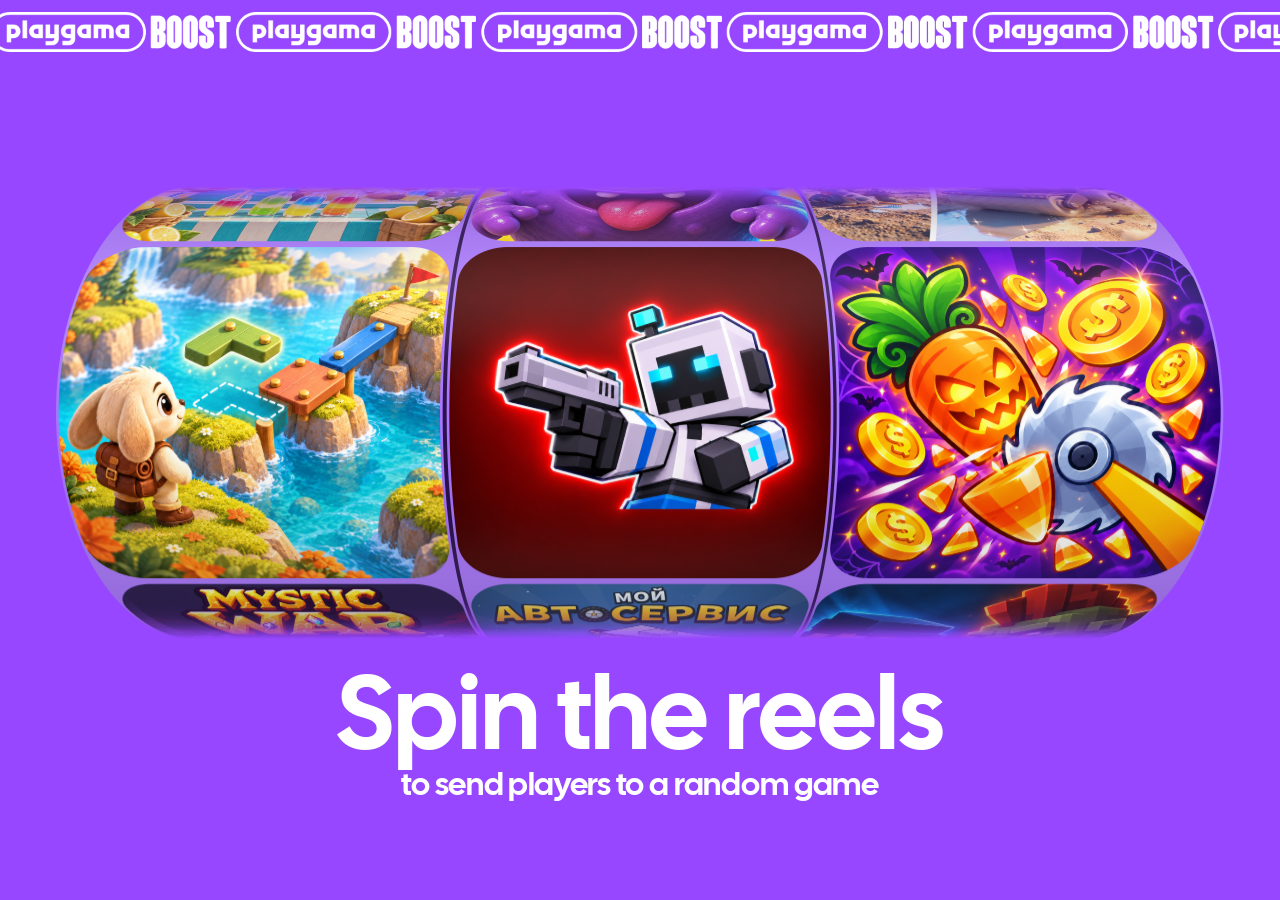
<file: index.html>
<!doctype html>
<html lang="en" data-theme="dark">
<head>
  <meta charset="utf-8">
  <meta name="viewport" content="width=device-width, initial-scale=1">
  <title>Playgama Boost — Slot</title>
  <link rel="stylesheet" href="shared/css/tokens.css">
  <link rel="stylesheet" href="shared/css/typography.css">
  <!-- ?v=…: raise the number with every change of these files. A browser may keep the old ones for ten minutes after the site is updated, and an old script with a new page is a broken machine. -->
  <link rel="stylesheet" href="css/slot.css?v=7">
</head>
<body>
  <!-- Figma: Marketing / Confa / TV - 1 (6421:4871), 1920×1080 -->
  <!-- A jackpot's beams of light. Before the stage, so behind it; the size of the window, so they are not cut at the stage's edges. -->
  <canvas class="rays" id="rays" aria-hidden="true"></canvas>
  <main class="stage" id="stage">
    <canvas class="reels" id="reels" role="img" aria-label="Slot machine reels" hidden></canvas>
    <!-- The words under the reels: what to do, what the spin gave, or that it gave nothing. -->
    <p class="prize" id="prize" aria-live="polite"></p>
    <p class="note heading-promo-xxl" id="note"></p>
  </main>
  <!-- Sparks and confetti. After the stage, so over it; the size of the window, like the beams. -->
  <canvas class="rays" id="fx" aria-hidden="true"></canvas>
  <!-- Outside the stage: the strip stays 12px from the top of the screen whatever the screen's shape. -->
  <div class="marquee" aria-hidden="true">
    <div class="marquee__track" id="marquee"></div>
  </div>
  <!-- A win's QR code. Outside the stage too: always in the bottom right corner of the screen, 12px from its edges. -->
  <svg class="share" id="qr" role="img" aria-label="QR code of the page that shares your boost" shape-rendering="crispEdges"><path/></svg>
  <script type="module" src="js/slot.js?v=23"></script>
</body>
</html>
</file>
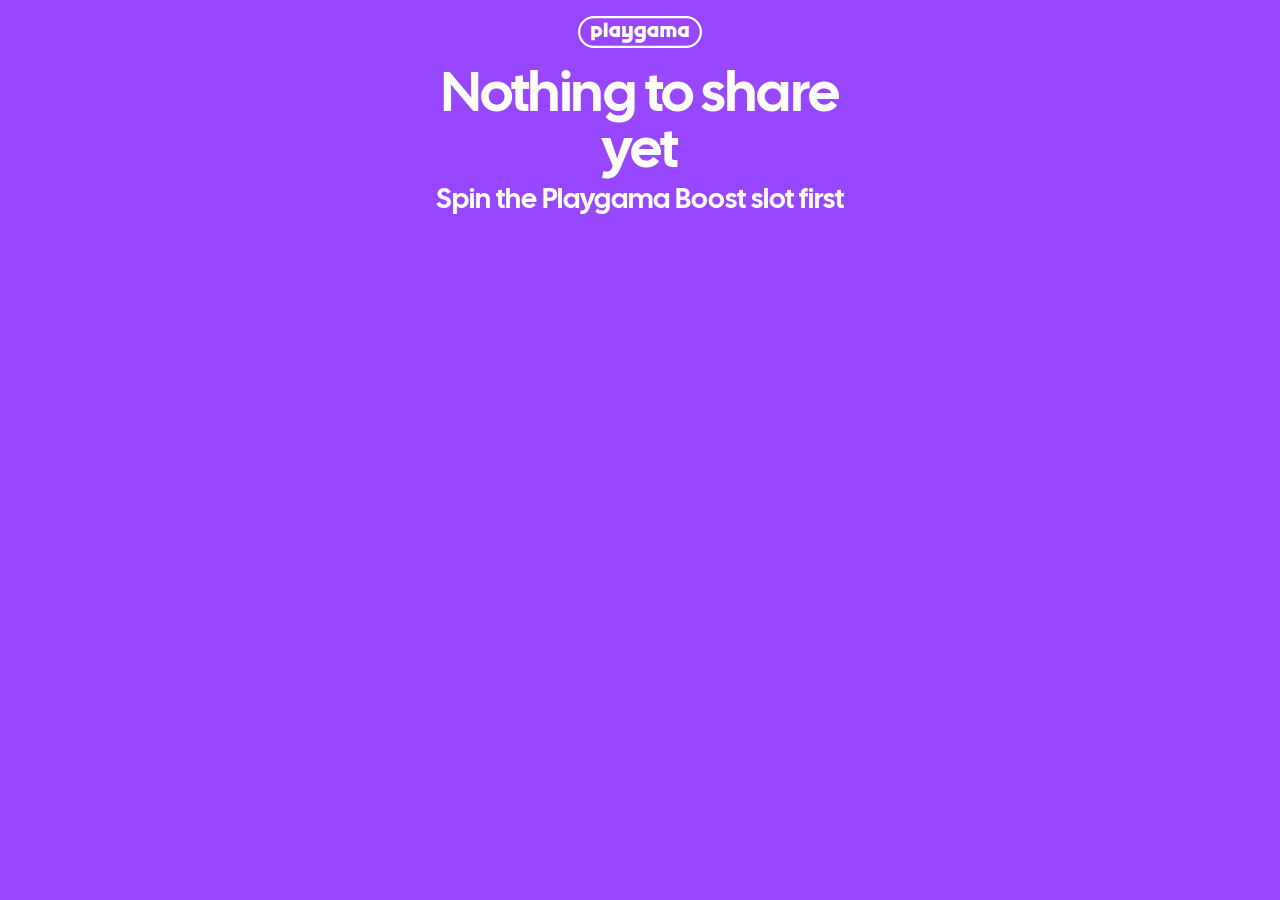
<file: share.html>
<!doctype html>
<html lang="en" data-theme="dark">
<head>
  <meta charset="utf-8">
  <meta name="viewport" content="width=device-width, initial-scale=1">
  <title>You boosted a game — Playgama Boost</title>
  <link rel="stylesheet" href="shared/css/tokens.css">
  <link rel="stylesheet" href="shared/css/typography.css">
  <link rel="stylesheet" href="shared/css/components.css">
  <!-- ?v=…: raise the number with every change of these files. A browser may keep the old ones for ten minutes after the site is updated, and an old script with a new page is a broken machine. -->
  <link rel="stylesheet" href="css/share.css?v=9">
</head>
<body>
  <!-- Opened on a phone from the QR code of a win on the slot: share.html?g=<game id>&p=<players>. -->
  <main class="page">
    <img class="brand" src="assets/strip/playgama-pill.svg" alt="Playgama">
    <!-- The squircle of the game covers on playgama.ai: their path, applied the same way (clip-path: url(#…)). -->
    <svg class="defs" aria-hidden="true"><clipPath id="cover-squircle" clipPathUnits="objectBoundingBox" transform="scale(0.01)"><path d="M14.223 3.223Q22 0 50 0T85.777 3.223Q93.554 6.446 96.777 14.223T100 50Q100 78 96.777 85.777T85.777 96.777Q78 100 50 100T14.223 96.777Q6.446 93.554 3.223 85.777T0 50Q0 22 3.223 14.223T14.223 3.223Z"/></clipPath></svg>
    <!-- The cover, the prize and the title lead where Play Game does. -->
    <a class="game" id="game" target="_blank" rel="noopener">
      <img class="cover" id="cover" alt="" width="128" height="128" hidden>
      <h1 class="gain heading-promo-xxxl" id="gain"></h1>
      <p class="whom heading-promo-m" id="whom"></p>
    </a>
    <div class="ready" id="ready" hidden>
      <section class="post">
        <h2 class="post__label caption-m">Your post is ready</h2>
        <p class="post__text body-l" id="post"></p>
      </section>
      <!-- Icons: the library's assets/icons (social/linkedin, social/x, fontawesome/threads-brands, system/copy-24), inline so they take the button's colour. -->
      <a class="btn btn-l btn-fill is-inverse" id="linkedin" target="_blank" rel="noopener">
        <svg class="btn-icon-slot" viewBox="0 0 24 24" fill="currentColor" aria-hidden="true"><path d="M20.5714 2H3.42411C2.63839 2 2 2.64732 2 3.44196V20.558C2 21.3527 2.63839 22 3.42411 22H20.5714C21.3571 22 22 21.3527 22 20.558V3.44196C22 2.64732 21.3571 2 20.5714 2ZM8.04464 19.1429H5.08036V9.59821H8.04911V19.1429H8.04464ZM6.5625 8.29464C5.61161 8.29464 4.84375 7.52232 4.84375 6.57589C4.84375 5.62946 5.61161 4.85714 6.5625 4.85714C7.50893 4.85714 8.28125 5.62946 8.28125 6.57589C8.28125 7.52679 7.51339 8.29464 6.5625 8.29464ZM19.1562 19.1429H16.192V14.5C16.192 13.3929 16.1696 11.9688 14.6518 11.9688C13.1071 11.9688 12.8705 13.1741 12.8705 14.4196V19.1429H9.90625V9.59821H12.75V10.9018H12.7902C13.1875 10.1518 14.1563 9.36161 15.5982 9.36161C18.5982 9.36161 19.1562 11.3393 19.1562 13.9107V19.1429Z"/></svg>
        LinkedIn
      </a>
      <a class="btn btn-l btn-fill is-inverse" id="x" target="_blank" rel="noopener">
        <svg class="btn-icon-slot" viewBox="0 0 24 24" fill="currentColor" aria-hidden="true"><path d="M17.7497 3H20.8179L14.1165 10.624L22 21H15.8288L10.9917 14.7087L5.46371 21H2.39113L9.55758 12.8438L2 3H8.32768L12.6953 8.75048L17.7497 3ZM16.6719 19.174H18.3711L7.402 4.73077H5.57671L16.6719 19.174Z"/></svg>
        X
      </a>
      <a class="btn btn-l btn-fill is-inverse" id="threads" target="_blank" rel="noopener">
        <svg class="btn-icon-slot" viewBox="0 0 24 24" fill="currentColor" aria-hidden="true"><g transform="translate(3.25 2) scale(0.03906)"><path d="M331.5 235.7c2.2 .9 4.2 1.9 6.3 2.8c29.2 14.1 50.6 35.2 61.8 61.4c15.7 36.5 17.2 95.8-30.3 143.2c-36.2 36.2-80.3 52.5-142.6 53h-.3c-70.2-.5-124.1-24.1-160.4-70.2c-32.3-41-48.9-98.1-49.5-169.6V256v-.2C17 184.3 33.6 127.2 65.9 86.2C102.2 40.1 156.2 16.5 226.4 16h.3c70.3 .5 124.9 24 162.3 69.9c18.4 22.7 32 50 40.6 81.7l-40.4 10.8c-7.1-25.8-17.8-47.8-32.2-65.4c-29.2-35.8-73-54.2-130.5-54.6c-57 .5-100.1 18.8-128.2 54.4C72.1 146.1 58.5 194.3 58 256c.5 61.7 14.1 109.9 40.3 143.3c28 35.6 71.2 53.9 128.2 54.4c51.4-.4 85.4-12.6 113.7-40.9c32.3-32.2 31.7-71.8 21.4-95.9c-6.1-14.2-17.1-26-31.9-34.9c-3.7 26.9-11.8 48.3-24.7 64.8c-17.1 21.8-41.4 33.6-72.7 35.3c-23.6 1.3-46.3-4.4-63.9-16c-20.8-13.8-33-34.8-34.3-59.3c-2.5-48.3 35.7-83 95.2-86.4c21.1-1.2 40.9-.3 59.2 2.8c-2.4-14.8-7.3-26.6-14.6-35.2c-10-11.7-25.6-17.7-46.2-17.8H227c-16.6 0-39 4.6-53.3 26.3l-34.4-23.6c19.2-29.1 50.3-45.1 87.8-45.1h.8c62.6 .4 99.9 39.5 103.7 107.7l-.2 .2zm-156 68.8c1.3 25.1 28.4 36.8 54.6 35.3c25.6-1.4 54.6-11.4 59.5-73.2c-13.2-2.9-27.8-4.4-43.4-4.4c-4.8 0-9.6 .1-14.4 .4c-42.9 2.4-57.2 23.2-56.2 41.8l-.1 .1z"/></g></svg>
        Threads
      </a>
      <button class="btn btn-l btn-fill is-inverse" id="copy" type="button">
        <svg class="btn-icon-slot" viewBox="0 0 24 24" fill="currentColor" aria-hidden="true"><path d="M11.4375 3H15.8004C16.2469 3 16.6758 3.1793 16.9922 3.4957L19.3793 5.88281C19.6957 6.19922 19.875 6.62812 19.875 7.07461V14.8125C19.875 15.7441 19.1191 16.5 18.1875 16.5H11.4375C10.5059 16.5 9.75 15.7441 9.75 14.8125V4.6875C9.75 3.75586 10.5059 3 11.4375 3ZM5.8125 7.5H8.625V9.75H6.375V18.75H13.125V17.625H15.375V19.3125C15.375 20.2441 14.6191 21 13.6875 21H5.8125C4.88086 21 4.125 20.2441 4.125 19.3125V9.1875C4.125 8.25586 4.88086 7.5 5.8125 7.5Z"/></svg>
        <span id="copy-label">Copy text</span>
      </button>
      <!-- The game's page on playgama.ai, in a new tab of the phone's browser. Icon: the library's assets/icons/system/play-24. -->
      <a class="btn btn-l btn-lime play" id="play" target="_blank" rel="noopener">
        <svg class="btn-icon-slot" viewBox="0 0 24 24" fill="currentColor" aria-hidden="true"><path d="M10.0163 4.73626C9.52083 4.43163 8.89817 4.42159 8.39268 4.70614C7.88719 4.99068 7.57251 5.5263 7.57251 6.10879V17.8924C7.57251 18.4749 7.88719 19.0105 8.39268 19.2951C8.89817 19.5796 9.52083 19.5662 10.0163 19.2649L19.6574 13.3731C20.1361 13.0819 20.4274 12.563 20.4274 12.0006C20.4274 11.4382 20.1361 10.9227 19.6574 10.6281L10.0163 4.73626Z"/></svg>
        Play Game
      </a>
      <p class="hint body-s">On LinkedIn, paste the text: it's already copied.</p>
    </div>
  </main>
  <script type="module" src="js/share.js?v=10"></script>
</body>
</html>
</file>
<file: shared/css/tokens.css>
/* ==========================================================================
   Design Tokens — extracted from Figma Library (xwAzt5GCfCsP9RbHtwZXo4)
   Collection: Colors (Dark + Light modes) + Radius + Spacing + Motion

   Theme switching
   ---------------
     <html data-theme="dark">    force dark
     <html data-theme="light">   force light
     <html data-theme="auto">    follow OS preference
     <html>  (no attr)           dark (default)

   Themed colors use the native CSS light-dark() function. Which branch
   resolves is driven by the color-scheme property on :root, set per
   data-theme below. This lets us express each token exactly once, in
   source of truth form `light-dark(lightValue, darkValue)`, instead of
   maintaining three parallel blocks (dark / [data-theme=light] / @media
   prefers-color-scheme: light [data-theme=auto]).

   Requires: Chrome 123+, Safari 17.5+, Firefox 120+ (all 2024-or-newer).
   ========================================================================== */

/* ==========================================================================
   1. COLOR-SCHEME WIRING — drives light-dark() resolution
   ========================================================================== */

:root,
:root[data-theme="dark"]  { color-scheme: dark; }
:root[data-theme="light"] { color-scheme: light; }
:root[data-theme="auto"]  { color-scheme: light dark; }

/* ==========================================================================
   2. PRIMITIVES — theme-independent
   ========================================================================== */

:root {
  /* --- BW constants --- */
  --color-black: #000000;
  --color-white: #ffffff;
  --color-bw-c:  #ffffff;                     /* "white-c" — white in both themes */

  /* --- Brand accents (same across themes) --- */
  --color-purple-400:   rgb(151, 71, 255);    /* #9747FF — brand */
  --color-electric-lime: rgb(192, 255, 71);   /* #C0FF47 */
  --color-mature-lime:  rgb(252, 255, 69);
  --color-salad:        rgb(156, 229, 46);

  /* --- 400-step mid-tones (shared by both themes per Figma) --- */
  --color-deep-blue-400: rgb(74, 62, 132);
  --color-lavender-400:  rgb(216, 187, 255);
  --color-rose-400:      rgb(255, 156, 156);
  --color-golden-400:    rgb(255, 200, 80);
  --color-carbon-400:    rgb(41, 41, 46);
  --color-moss-700:      rgb(74, 122, 0);   /* deep moss-green for lime-on-light */

  /* --- Radius scale --- */
  --radius-4:  4px;
  --radius-6:  6px;
  --radius-8:  8px;
  --radius-12: 12px;
  --radius-16: 16px;
  --radius-24: 24px;
  --radius-32: 32px;
  --radius-40: 40px;
  --radius-rounded: 1000px;

  /* --- Motion: Durations ---
     instant: button press feedback (transform)
     fast:    snappy micro-interactions (switch thumb, checkbox icon)
     base:    default hover transitions (color, bg, border)
     slow:    deliberate transitions (modals, cards, focus)
     slower:  extended sequences (promo button gradients)
  */
  --duration-instant: 100ms;
  --duration-fast:    150ms;
  --duration-base:    200ms;
  --duration-slow:    250ms;
  --duration-slower:  400ms;

  /* --- Motion: Easings ---
     out:    natural deceleration, default for entering elements
     in:     acceleration, for exiting elements
     in-out: symmetric, for looping or bi-directional transitions
     spring: bouncy, playful — for delightful micro-interactions
     linear: constant speed — only for spinners and continuous loops
  */
  --ease-out:    cubic-bezier(0.16, 1, 0.3, 1);
  --ease-in:     cubic-bezier(0.7, 0, 0.84, 0);
  --ease-in-out: cubic-bezier(0.65, 0, 0.35, 1);
  --ease-spring: cubic-bezier(0.34, 1.56, 0.64, 1);
  --ease-linear: linear;

  /* --- Motion: Composite transitions --- */
  --transition-colors: color var(--duration-base) var(--ease-out),
                       background-color var(--duration-base) var(--ease-out),
                       border-color var(--duration-base) var(--ease-out),
                       fill var(--duration-base) var(--ease-out),
                       stroke var(--duration-base) var(--ease-out);
  --transition-opacity:   opacity var(--duration-base) var(--ease-out);
  --transition-transform: transform var(--duration-base) var(--ease-out);
  --transition-all:       all var(--duration-base) var(--ease-out);

  /* --- Spacing scale --- */
  --space-4:   4px;
  --space-8:   8px;
  --space-12:  12px;
  --space-16:  16px;
  --space-20:  20px;
  --space-24:  24px;
  --space-32:  32px;
  --space-40:  40px;
  --space-48:  48px;
  --space-64:  64px;
  --space-80:  80px;
  --space-96:  96px;
  --space-120: 120px;

  /* ==========================================================================
     3. THEMED COLORS — light-dark(lightValue, darkValue)

     Key inversions from dark → light:
       - Opacity colors flip from white-on-dark → black-on-light
       - Color ramps reverse: 100 (deepest dark) ↔ 600 (lightest dark)
       - -400 step stays the same (brand consistency) — see primitives above
       - Carbon scale inverts: graphite-on-white vs off-white-on-black
     ========================================================================== */

  /* --- BW opacity --- */
  --color-white-80: light-dark(rgba(0, 0, 0, 0.8),  rgba(255, 255, 255, 0.8));
  --color-white-60: light-dark(rgba(0, 0, 0, 0.6),  rgba(255, 255, 255, 0.6));
  --color-white-40: light-dark(rgba(0, 0, 0, 0.4),  rgba(255, 255, 255, 0.4));
  --color-white-20: light-dark(rgba(0, 0, 0, 0.2),  rgba(255, 255, 255, 0.2));
  --color-white-16: light-dark(rgba(0, 0, 0, 0.12), rgba(255, 255, 255, 0.16));  /* light uses 12%, dark uses 16% */
  --color-white-12: light-dark(rgba(0, 0, 0, 0.12), rgba(255, 255, 255, 0.12));
  --color-white-8:  light-dark(rgba(0, 0, 0, 0.08), rgba(255, 255, 255, 0.08));
  --color-white-4:  light-dark(rgba(0, 0, 0, 0.04), rgba(255, 255, 255, 0.04));

  /* --- Purple ramp --- */
  --color-purple-100: light-dark(rgb(224, 209, 255), rgb(43, 16, 79));
  --color-purple-200: light-dark(rgb(199, 171, 255), rgb(66, 27, 117));
  --color-purple-300: light-dark(rgb(170, 118, 255), rgb(104, 46, 178));
  /* purple-400 in primitives — same in both */
  --color-purple-500: light-dark(rgb(104, 46, 178),  rgb(170, 118, 255));
  --color-purple-600: light-dark(rgb(71, 28, 128),   rgb(199, 171, 255));

  /* --- Deep Blue ramp --- */
  --color-deep-blue-100: light-dark(rgb(237, 236, 243), rgb(17, 14, 31));
  --color-deep-blue-200: light-dark(rgb(172, 166, 198), rgb(31, 26, 55));
  --color-deep-blue-300: light-dark(rgb(110, 101, 157), rgb(51, 43, 92));
  /* deep-blue-400 in primitives */
  --color-deep-blue-500: light-dark(rgb(53, 44, 94),    rgb(110, 101, 157));
  --color-deep-blue-600: light-dark(rgb(31, 26, 55),    rgb(195, 188, 224));

  /* --- Lavender ramp --- */
  --color-lavender-100: light-dark(rgb(251, 249, 255), rgb(68, 59, 81));
  --color-lavender-200: light-dark(rgb(243, 234, 255), rgb(125, 108, 147));
  --color-lavender-300: light-dark(rgb(230, 212, 255), rgb(176, 153, 208));
  /* lavender-400 in primitives */
  --color-lavender-500: light-dark(rgb(176, 153, 208), rgb(230, 212, 255));
  --color-lavender-600: light-dark(rgb(125, 108, 147), rgb(243, 234, 255));

  /* --- Rose ramp --- */
  --color-rose-100: light-dark(rgb(255, 247, 247), rgb(81, 49, 49));
  --color-rose-200: light-dark(rgb(255, 227, 227), rgb(147, 90, 90));
  --color-rose-300: light-dark(rgb(255, 195, 195), rgb(208, 127, 127));
  /* rose-400 in primitives */
  --color-rose-500: light-dark(rgb(208, 127, 127), rgb(255, 195, 195));
  --color-rose-600: light-dark(rgb(147, 90, 90),   rgb(255, 227, 227));

  /* --- Golden ramp --- */
  --color-golden-100: light-dark(rgb(255, 250, 243), rgb(81, 63, 25));
  --color-golden-200: light-dark(rgb(255, 238, 213), rgb(147, 116, 46));
  --color-golden-300: light-dark(rgb(255, 220, 161), rgb(208, 163, 65));
  /* golden-400 in primitives */
  --color-golden-500: light-dark(rgb(208, 163, 65),  rgb(255, 220, 161));
  --color-golden-600: light-dark(rgb(147, 116, 46),  rgb(255, 238, 213));

  /* --- Carbon ramp (inverts: graphite-on-white vs off-white-on-black) --- */
  --color-carbon-100: light-dark(rgb(189, 189, 190), rgb(7, 7, 8));
  --color-carbon-200: light-dark(rgb(157, 157, 159), rgb(13, 13, 15));
  --color-carbon-300: light-dark(rgb(84, 84, 88),    rgb(29, 29, 33));
  /* carbon-400 in primitives — same in both */
  --color-carbon-500: light-dark(rgb(29, 29, 33),    rgb(98, 98, 102));
  --color-carbon-600: light-dark(rgb(17, 17, 19),    rgb(162, 162, 168));

  /* --- Experimental surfaces --- */
  --color-carbon-purple:     light-dark(rgb(207, 203, 242), rgb(29, 28, 38));     /* card bg */
  --color-carbon-purple-400: light-dark(rgb(207, 203, 242), rgb(42, 41, 53));     /* card hover */

  /* ==========================================================================
     4. SEMANTIC ALIASES — refer to themed tokens above (so they inherit the
     correct branch automatically; explicit light-dark() only where the
     source token differs between themes in kind, not just in value).
     ========================================================================== */

  --bg-primary:     light-dark(var(--color-white),         var(--color-black));
  --bg-surface:     light-dark(rgb(250, 250, 250),         var(--color-carbon-200));
  --bg-elevated:    light-dark(rgb(245, 245, 247),         var(--color-carbon-300));
  --bg-card:        light-dark(var(--color-lavender-100),  var(--color-carbon-purple));
  --text-primary:   light-dark(var(--color-black),         var(--color-white));
  --text-secondary: var(--color-white-60);                 /* themed via white-60 */
  --text-tertiary:  light-dark(rgba(0, 0, 0, 0.56), rgba(255, 255, 255, 0.56));  /* WCAG AA: 4.91:1 */
  --border-default: var(--color-white-8);                  /* themed via white-8 */
  --border-strong:  var(--color-white-16);                 /* themed via white-16 */
  --accent-purple:  var(--color-purple-400);
  --accent-lime:    var(--color-electric-lime);
  --accent-golden:  var(--color-golden-400);

  /* Purple tuned for small text — purple-400 (#9747ff) only hits 4.3:1 on
     #0d0d0f which fails WCAG AA for small text (needs 4.5:1). purple-500
     in light (#682eb2) gives 7.6:1 on white; lavender-400 in dark (#d8bbff)
     gives 7.4:1 on #1d1d21 — safe for eyebrows, links, code, and other
     body-size accents on any common surface. */
  --accent-purple-text: light-dark(rgb(104, 46, 178), rgb(216, 187, 255));

  /* Purple tuned for hover states on nav / pill / ghost surfaces —
     purple-400 (brand, saturated) reads well on the light surface;
     purple-500 (themed, lavender-tinted) has the right punch against
     the dark surface. Wrap both mappings in one token so components
     can drop the three-branch (dark default / [data-theme=light] /
     @media prefers + [data-theme=auto]) duplication. */
  --accent-purple-hover: light-dark(var(--color-purple-400), var(--color-purple-500));

  /* Rose-on-rose-fill — the rose-400 (#ff9c9c) background demands very dark
     text for WCAG AA. rose-100 dark (#513131) passes at 5.94:1, but light's
     rose-100 (#fff7f7) is near-white and rose-600 light (#935a5a) is only
     2.72:1. A near-black maroon works on rose-400 in both themes. */
  --accent-rose-text-on-fill: rgb(60, 20, 20);           /* #3c1414 on #ff9c9c = 7.5:1 */

  /* Disabled-text token — sidesteps the compounded-opacity trap. Pair with
     `aria-disabled="true"` on HTML; this colour stays contrast-safe even
     if a designer forgets the aria. Dark value on carbon-400 (#29292e) is
     6.3:1; light value on white-8-composited (#ebebeb) is 5.6:1. */
  --text-disabled: light-dark(rgb(88, 88, 88), rgb(192, 192, 192));

  /* Electric-lime is only WCAG-safe on dark surfaces. Body copy that carries
     lime meaning on light bg needs a darker lime. Dark value is the token
     untouched; light is a dark olive that still reads "lime" visually. */
  --accent-lime-text: light-dark(rgb(75, 115, 0), var(--color-electric-lime));

  /* Rose text on surface bg. rose-400 (#ff9c9c) = 2:1 on white — fails AA.
     rose-600 light (#935a5a) = 4.77:1 on white ✓; rose-400 dark (#ff9c9c)
     on #0a0a0a = 8.51:1 ✓. Use this wherever rose appears as body text,
     labels, or error messages. */
  --accent-rose-text: light-dark(rgb(147, 90, 90), rgb(255, 156, 156));
}
</file>
<file: shared/css/typography.css>
/* ==========================================================================
   Typography — mapped from Figma text styles

   Production stack (used everywhere except promo headings):
     Native system fonts — SF Pro (macOS/iOS), Segoe UI (Windows),
     Roboto (Android). Matches Figma, zero network cost, always local.

   Self-hosted families:
     Cal Sans      — promo/hero headings only (landings).
     Open Sans     — showcase-only alternative for landing experiments.
     Satoshi       — showcase-only alternative for landing experiments.
     Geist Mono    — showcase-only mono/code ladder.
     Geist Pixel   — showcase-only display faces (5 variants).

   The last four are only meant for the /pages/typography/ showcase,
   so that a landing designer can audition each family against the
   full text-style ladder (headings → captions). None of them are
   referenced from component CSS — production always renders with
   --font-heading / --font-body / --font-promo above.
   ========================================================================== */

@font-face {
  font-family: 'CalSans';
  src: url('/assets/fonts/CalSans-Regular.ttf') format('truetype');
  font-weight: 400;
  font-style: normal;
  font-display: swap;
}

/* Open Sans — static family (Regular 400 / Medium 500 / SemiBold 600) */
@font-face {
  font-family: 'Open Sans';
  src: url('/assets/fonts/Open_Sans/static/OpenSans-Regular.ttf') format('truetype');
  font-weight: 400;
  font-style: normal;
  font-display: swap;
}
@font-face {
  font-family: 'Open Sans';
  src: url('/assets/fonts/Open_Sans/static/OpenSans-Medium.ttf') format('truetype');
  font-weight: 500;
  font-style: normal;
  font-display: swap;
}
@font-face {
  font-family: 'Open Sans';
  src: url('/assets/fonts/Open_Sans/static/OpenSans-SemiBold.ttf') format('truetype');
  font-weight: 600;
  font-style: normal;
  font-display: swap;
}

/* Satoshi — variable font (covers the whole 300–900 range in one file) */
@font-face {
  font-family: 'Satoshi';
  src: url('/assets/fonts/Satoshi_Complete/Fonts/Variable/Satoshi-Variable.ttf') format('truetype-variations');
  font-weight: 300 900;
  font-style: normal;
  font-display: swap;
}

/* Geist Mono — variable font */
@font-face {
  font-family: 'Geist Mono';
  src: url('/assets/fonts/Geist_Mono/GeistMono-VariableFont_wght.ttf') format('truetype-variations');
  font-weight: 100 900;
  font-style: normal;
  font-display: swap;
}

/* Geist Pixel — five distinct display faces. Each is a single-weight
   dingbat-like display font; we expose them as separate families so
   the showcase can swap variant via CSS custom property. */
@font-face {
  font-family: 'Geist Pixel Circle';
  src: url('/assets/fonts/Geist_Pixel/ttf/GeistPixel-Circle.ttf') format('truetype');
  font-display: swap;
}
@font-face {
  font-family: 'Geist Pixel Grid';
  src: url('/assets/fonts/Geist_Pixel/ttf/GeistPixel-Grid.ttf') format('truetype');
  font-display: swap;
}
@font-face {
  font-family: 'Geist Pixel Line';
  src: url('/assets/fonts/Geist_Pixel/ttf/GeistPixel-Line.ttf') format('truetype');
  font-display: swap;
}
@font-face {
  font-family: 'Geist Pixel Square';
  src: url('/assets/fonts/Geist_Pixel/ttf/GeistPixel-Square.ttf') format('truetype');
  font-display: swap;
}
@font-face {
  font-family: 'Geist Pixel Triangle';
  src: url('/assets/fonts/Geist_Pixel/ttf/GeistPixel-Triangle.ttf') format('truetype');
  font-display: swap;
}

:root {
  /* System font stack — SF Pro on Mac, Segoe UI on Windows */
  --font-heading: -apple-system, BlinkMacSystemFont, 'SF Pro Display', 'Segoe UI', Roboto, sans-serif;
  --font-body: -apple-system, BlinkMacSystemFont, 'SF Pro Text', 'Segoe UI', Roboto, sans-serif;
  /* Cal Sans — promo/hero headlines only */
  --font-promo: 'CalSans', -apple-system, BlinkMacSystemFont, 'SF Pro Display', sans-serif;

  /* Showcase-only families — override --font-heading / --font-body on a
     parent container to preview one of these across the full text-style
     ladder without authoring new classes. */
  --font-open-sans:        'Open Sans', var(--font-body);
  --font-satoshi:          'Satoshi',   var(--font-body);
  --font-geist-mono:       'Geist Mono', ui-monospace, SFMono-Regular, Menlo, monospace;
  --font-geist-pixel:      'Geist Pixel Square', monospace;
  --font-geist-pixel-circle:   'Geist Pixel Circle', monospace;
  --font-geist-pixel-grid:     'Geist Pixel Grid', monospace;
  --font-geist-pixel-line:     'Geist Pixel Line', monospace;
  --font-geist-pixel-square:   'Geist Pixel Square', monospace;
  --font-geist-pixel-triangle: 'Geist Pixel Triangle', monospace;
}

/* --- Headings --- */

/* Figma: Heading/XXXL — SF Pro Medium 56px, line-height 100% */
.heading-xxxl {
  font-family: var(--font-heading);
  font-size: 56px;
  font-weight: 500;
  line-height: 1;
  letter-spacing: 0;
}

/* Figma: Heading/XXL — SF Pro Semibold 48px, line-height 100% */
.heading-xxl {
  font-family: var(--font-heading);
  font-size: 48px;
  font-weight: 600;
  line-height: 1;
  letter-spacing: 0;
}

/* Figma: Heading/XL — SF Pro Semibold 40px, line-height 100% */
.heading-xl {
  font-family: var(--font-heading);
  font-size: 40px;
  font-weight: 600;
  line-height: 1;
  letter-spacing: 0;
}

/* Figma: Heading/L — SF Pro Semibold 32px, line-height 100% */
.heading-l {
  font-family: var(--font-heading);
  font-size: 32px;
  font-weight: 600;
  line-height: 1;
  letter-spacing: 0;
}

/* Figma: Heading/M — SF Pro Semibold 28px, line-height 100% */
.heading-m {
  font-family: var(--font-heading);
  font-size: 28px;
  font-weight: 600;
  line-height: 1;
  letter-spacing: 0;
}

/* Figma: Heading/S — SF Pro Medium 23px, line-height 120% */
.heading-s {
  font-family: var(--font-heading);
  font-size: 23px;
  font-weight: 500;
  line-height: 1.2;
  letter-spacing: 0;
}

/* Figma: Heading/XS — SF Pro Medium 21px, line-height 110% */
.heading-xs {
  font-family: var(--font-heading);
  font-size: 21px;
  font-weight: 500;
  line-height: 1.1;
  letter-spacing: 0;
}

/* --- Promo Headings (Cal Sans) ---
   Same size scale as standard headings but uses --font-promo (Cal Sans).
   Use for hero headlines, landing page titles, marketing-first contexts. */

.heading-promo-xxxl {
  font-family: var(--font-promo);
  font-size: 56px;
  font-weight: 400;
  line-height: 1;
  letter-spacing: -0.5px;
}

.heading-promo-xxl {
  font-family: var(--font-promo);
  font-size: 48px;
  font-weight: 400;
  line-height: 1;
  letter-spacing: -0.5px;
}

.heading-promo-xl {
  font-family: var(--font-promo);
  font-size: 40px;
  font-weight: 400;
  line-height: 1;
  letter-spacing: 0;
}

.heading-promo-l {
  font-family: var(--font-promo);
  font-size: 32px;
  font-weight: 400;
  line-height: 1;
  letter-spacing: 0;
}

.heading-promo-m {
  font-family: var(--font-promo);
  font-size: 28px;
  font-weight: 400;
  line-height: 1;
  letter-spacing: 0;
}

.heading-promo-s {
  font-family: var(--font-promo);
  font-size: 23px;
  font-weight: 400;
  line-height: 1.2;
  letter-spacing: 0;
}

.heading-promo-xs {
  font-family: var(--font-promo);
  font-size: 21px;
  font-weight: 400;
  line-height: 1.1;
  letter-spacing: 0;
}

@media (max-width: 780px) {
  .heading-promo-xxxl { font-size: 36px; }
  .heading-promo-xxl  { font-size: 32px; }
  .heading-promo-xl   { font-size: 28px; }
  .heading-promo-l    { font-size: 24px; }
  .heading-promo-m    { font-size: 22px; }
  .heading-promo-s    { font-size: 20px; }
  .heading-promo-xs   { font-size: 18px; }
}

/* --- Labels --- */

.label-l { font-family: var(--font-body); font-size: 18px; font-weight: 400; line-height: 1; }
.label-l-m { font-family: var(--font-body); font-size: 18px; font-weight: 500; line-height: 1; }
.label-l-sb { font-family: var(--font-body); font-size: 18px; font-weight: 600; line-height: 1; }

.label-m { font-family: var(--font-body); font-size: 16px; font-weight: 400; line-height: 1; }
.label-m-m { font-family: var(--font-body); font-size: 16px; font-weight: 500; line-height: 1; }

.label-s { font-family: var(--font-body); font-size: 14px; font-weight: 400; line-height: 1; }
.label-s-m { font-family: var(--font-body); font-size: 14px; font-weight: 500; line-height: 1; }

.label-xs { font-family: var(--font-body); font-size: 12px; font-weight: 400; line-height: 1; }
.label-xs-m { font-family: var(--font-body); font-size: 12px; font-weight: 500; line-height: 1; }

/* --- Body --- */

.body-l { font-family: var(--font-body); font-size: 18px; font-weight: 400; line-height: 1.2; }
.body-l-m { font-family: var(--font-body); font-size: 18px; font-weight: 500; line-height: 1.2; }
.body-l-sb { font-family: var(--font-body); font-size: 18px; font-weight: 600; line-height: 1.2; }

.body-m { font-family: var(--font-body); font-size: 16px; font-weight: 400; line-height: 1.2; }
.body-m-m { font-family: var(--font-body); font-size: 16px; font-weight: 500; line-height: 1.2; }

.body-s { font-family: var(--font-body); font-size: 14px; font-weight: 400; line-height: 1.2; }
.body-s-m { font-family: var(--font-body); font-size: 14px; font-weight: 500; line-height: 1.2; }

.body-xs { font-family: var(--font-body); font-size: 12px; font-weight: 400; line-height: 1.17; letter-spacing: 0.01em; }

/* --- Captions --- */

.caption-m { font-family: var(--font-body); font-size: 14px; font-weight: 500; line-height: 1; letter-spacing: 0.01em; }
.caption-m-m { font-family: var(--font-body); font-size: 14px; font-weight: 500; line-height: 1.1; letter-spacing: 0.01em; }

.caption-s { font-family: var(--font-body); font-size: 12px; font-weight: 400; line-height: 1; letter-spacing: 0.01em; }
.caption-s-m { font-family: var(--font-body); font-size: 12px; font-weight: 500; line-height: 1.1; letter-spacing: 0.01em; }

.caption-xs { font-family: var(--font-body); font-size: 10px; font-weight: 400; line-height: 1; letter-spacing: 0.01em; }

.caption-caps-sb { font-family: var(--font-body); font-size: 10px; font-weight: 600; line-height: 1.1; letter-spacing: 0.03em; text-transform: uppercase; }
.caption-caps-m { font-family: var(--font-body); font-size: 10px; font-weight: 500; line-height: 1.1; letter-spacing: 0.03em; text-transform: uppercase; }

/* --- Responsive heading scale --- */

@media (max-width: 780px) {
  .heading-xxxl { font-size: 36px; }
  .heading-xxl { font-size: 32px; }
  .heading-xl { font-size: 28px; }
  .heading-l { font-size: 24px; }
  .heading-m { font-size: 22px; }
  .heading-s { font-size: 20px; }
  .heading-xs { font-size: 18px; }
}

/* ==========================================================================
   COLOR UTILITY CLASSES
   Replace inline `style="color: var(--text-...)"` patterns. Each maps 1:1
   to its semantic token — visual output identical to the inline form,
   but the rule lives in one place.
   Coverage (from project audit):
     .text-secondary  →  was style="color: var(--text-secondary)"   (52×)
     .text-tertiary   →  was style="color: var(--text-tertiary)"    (64×)
     .text-accent     →  was style="color: var(--accent-purple-text)" (35×)
     .text-link       →  was style="color: var(--color-purple-500)" (30×)
     .text-success    →  was style="color: var(--accent-lime-text)" (6×)
     .text-error      →  was style="color: var(--accent-rose-text)" (3×)
   ========================================================================== */
.text-primary   { color: var(--text-primary); }
.text-secondary { color: var(--text-secondary); }
.text-tertiary  { color: var(--text-tertiary); }
.text-accent    { color: var(--accent-purple-text); }
.text-link      { color: var(--color-purple-500); }
.text-success   { color: var(--accent-lime-text); }
.text-error     { color: var(--accent-rose-text); }
</file>
<file: css/slot.css>
/* Playgama Boost slot machine: conference TV screen.
   Figma: Marketing / Confa / TV - 1 (6421:4871), 1920×1080.
   Every size below is in the mockup's own pixels: the stage is scaled to fit the screen. */

/* The library's typography.css loads Cal Sans from the root of the site ("/assets/fonts/…"). When this
   page lives in a folder of a site (…/spin/), nothing is at that address, so the same face is given
   again from here, next to the page. */
@font-face {
  font-family: 'CalSans';
  src: url('../assets/fonts/CalSans-Regular.ttf') format('truetype');
  font-weight: 400;
  font-style: normal;
  font-display: swap;
}

:root {
  /* Not a library token: the prize yellow of the mockup (#ffe481). */
  --slot-yellow: #ffe481;
  --slot-scale: 1;
  /* One step of the top strip: BOOST 119.648 + logo 233.751 + two gaps of 7.512. */
  --marquee-period: 368.423px;
}

@supports (color: oklch(0% 0 0)) {
  :root { --slot-yellow: oklch(92.08% 0.1228 94.52); }
}

html,
body {
  height: 100%;
}

body {
  margin: 0;
  overflow: hidden;
  background: var(--color-purple-400);
  -webkit-user-select: none;
  user-select: none;
  -webkit-tap-highlight-color: transparent;
  touch-action: manipulation;
}

.stage {
  position: absolute;
  left: 50%;
  top: 50%;
  width: 1920px;
  height: 1080px;
  /* --shake-* is set from the script for the half second after a jackpot. */
  transform: translate(calc(-50% + var(--shake-x, 0px)), calc(-50% + var(--shake-y, 0px))) scale(var(--slot-scale));
}

/* Top strip: an endless "BOOST · playgama" running line, always 12px from the top of the screen.
   It scales with the stage, so on a 1920×1080 screen it is the mockup's 60px tall. */
.marquee {
  position: fixed;
  left: 0;
  top: 12px;
  height: 60px;
  transform: scale(var(--slot-scale));
  transform-origin: 0 0;
}

.marquee__track {
  display: flex;
  align-items: center;
  gap: 7.512px;
  width: max-content;
  /* The mockup starts a BOOST at x = -142. */
  margin-left: -142px;
  animation: marquee 4.5s linear infinite;
  will-change: transform;
}

.marquee__boost,
.marquee__logo {
  display: block;
  flex: none;
}

.marquee__boost {
  width: 119.648px;
  height: 49.662px;
}

.marquee__logo {
  width: 233.751px;
  height: 60px;
}

/* The strip runs from left to right. */
@keyframes marquee {
  from { transform: translateX(calc(-1 * var(--marquee-period))); }
  to { transform: translateX(0); }
}

/* A jackpot's beams of light: the whole window, behind the stage, so they run off past its edges
   whatever the window's shape. The script draws them small and the browser stretches them soft.
   The canvas of sparks and confetti is the same size, over the stage. */
.rays {
  position: fixed;
  left: 0;
  top: 0;
  width: 100%;
  height: 100%;
  pointer-events: none;
}

/* Reels are drawn in WebGL; the canvas spans the stage, 400px above and below the reel axis (y = 484). */
.reels {
  position: absolute;
  left: 0;
  top: 84px;
  width: 1920px;
  height: 800px;
}

/* The line under the reels, in every state: Cal Sans Regular 156/100%, centred on the stage
   (the mockup's "+100 players": x 530, w 860). White in every state. A win pops in, counts its prize
   up from zero (the script) and pops harder when the number lands. */
.prize {
  position: absolute;
  left: 0;
  right: 0;
  top: 856px;
  margin: 0;
  font: 400 156px/1 var(--font-promo);
  color: var(--color-white);
  text-align: center;
  white-space: nowrap;
  opacity: 0;
}

/* The words fade in and leave at once: a spin clears them without a trail. */
.prize.is-on,
.note.is-on,
.share.is-on {
  opacity: 1;
  transition: opacity 0.25s;
}

.prize.is-win {
  animation: prize-pop 0.34s cubic-bezier(0.2, 1.5, 0.4, 1);
}

.prize.is-jackpot {
  text-shadow: 0 0 48px var(--slot-yellow);
}

.prize.is-landed {
  animation: prize-land 0.45s cubic-bezier(0.2, 1.5, 0.4, 1);
}

.prize.is-jackpot.is-landed {
  animation:
    prize-land 0.45s cubic-bezier(0.2, 1.5, 0.4, 1),
    prize-beat 0.625s ease-in-out 0.45s 7;
}

/* The smaller line right under it. The padding is room for the letters' tails: the line is as tall
   as its font size, and without it "overflow: hidden" cuts them off. */
.note {
  position: absolute;
  left: 88px;
  right: 88px;
  top: 1016px;
  margin: 0;
  padding-bottom: 8px;
  overflow: hidden;
  color: var(--color-white);
  text-align: center;
  text-overflow: ellipsis;
  white-space: nowrap;
  opacity: 0;
}

/* A quip while the reels turn: centred between the bottom of the drums and the bottom of the window
   (the script sets --quip-y; the window may reach below the stage). */
.note.is-quip {
  top: calc(var(--quip-y, 1016px) - 24px);
}

/* A win's QR code: always in the bottom right corner of the screen, 12px from its edges, whatever
   the screen's shape. It scales with the stage, like the strip. Black on white, with the four clear
   modules a scanner needs around the code drawn into the tile. */
.share {
  position: fixed;
  right: 12px;
  bottom: 12px;
  width: 235px;
  height: 235px;
  border-radius: var(--radius-16);
  background: var(--color-white);
  fill: var(--color-black);
  transform: scale(var(--slot-scale));
  transform-origin: 100% 100%;
  opacity: 0;
}

@keyframes prize-pop {
  from { opacity: 0; transform: scale(0.6); }
  to { opacity: 1; transform: scale(1); }
}

@keyframes prize-land {
  from { transform: scale(1.24); }
  to { transform: scale(1); }
}

@keyframes prize-beat {
  50% { transform: scale(1.06); }
}

@media (prefers-reduced-motion: reduce) {
  .marquee__track { animation-play-state: paused; }
  .prize.is-win,
  .prize.is-landed,
  .prize.is-jackpot.is-landed { animation: none; }
}
</file>
<file: shared/css/components.css>
/* ==========================================================================
   Components — extracted from Figma Button component (22:11646) & ButtonPromo (7350:6297)

   Button (22:11646):
     Styles: Fill, Ghost, Outline, Text
     Types:  With text, Only icon
     Sizes:  L=48, M=40, S=32, XS=24
     States: Active, Hover, Pressed, Focus, Disabled, Progress, Error, Success, Skeleton
     Gap:    6px (all sizes), 4px (XS)
     Padding-x: 16px (L/M/S), 12px (XS)
     Font:   16px (L), 14px (M/S), 12px (XS) — weight 500 (SF Pro Medium / Segoe UI)
     Icons:  24px (L), 20px (M), 16px (S/XS)
     Radius: 1000px (all)

   ButtonPromo (7350:6297):
     Height: 64px, padding: 0 32px
     Font:   Cal Sans Regular 21px, letter-spacing 0.21px
     States: Active (gradient+glow), Hover (brighter gradient+bottom glow),
             Pressed (darkened), Outline (lime border+gradient),
             Disabled (carbon-400), Loading (spinner), Success (lime), Error (rose),
             Skeleton (white/8%)
   ========================================================================== */

/* ==========================================================================
   GLOBAL POINTERS
   Every <a> and <button> in the project gets the pointer cursor — covers
   the edge cases where browsers default to text/auto (anchor without href,
   button used inside a form-less context, .btn used on a non-button tag).
   ========================================================================== */

a,
button { cursor: pointer; }

/* Disabled affordances still trump the global rule below. */
button:disabled,
button[disabled],
button[aria-disabled="true"] { cursor: not-allowed; }

/* ==========================================================================
   BUTTON BASE
   ========================================================================== */

.btn {
  display: inline-flex;
  align-items: center;
  justify-content: center;
  gap: 6px;
  border: none;
  cursor: pointer;
  text-decoration: none;
  font-family: var(--font-body);
  font-weight: 500;
  line-height: 1;
  white-space: nowrap;
  border-radius: var(--radius-rounded);
  transition: background-color var(--duration-base) var(--ease-out), box-shadow var(--duration-base) var(--ease-out), opacity var(--duration-base) var(--ease-out), transform var(--duration-instant) var(--ease-out);
  position: relative;
  user-select: none;
  -webkit-tap-highlight-color: transparent;
}

.btn:active {
  transform: scale(0.97);
}

.btn:disabled,
.btn[disabled],
.btn.is-disabled,
.btn[aria-disabled="true"] {
  opacity: 0.4;
  cursor: not-allowed;
  pointer-events: none;
}

.btn svg,
.btn img {
  flex-shrink: 0;
}

/* ==========================================================================
   BUTTON SIZES
   XL=64h (matches btn-promo height, for pairing secondary buttons)
   L=48h, M=40h, S=32h, XS=24h
   ========================================================================== */

.btn-xl {
  height: 64px;
  padding: 0 32px;
  font-size: 21px;
}

.btn-xl .btn-icon-slot { width: 28px; height: 28px; }

.btn-l {
  height: 48px;
  padding: 0 16px;
  font-size: 16px;
}

.btn-l .btn-icon-slot { width: 24px; height: 24px; }

.btn-m {
  height: 40px;
  padding: 0 16px;
  font-size: 14px;
}

.btn-m .btn-icon-slot { width: 20px; height: 20px; }

.btn-s {
  height: 32px;
  padding: 0 16px;
  font-size: 14px;
}

.btn-s .btn-icon-slot { width: 16px; height: 16px; }

.btn-xs {
  height: 24px;
  padding: 0 12px;
  font-size: 12px;
  gap: 4px;
}

.btn-xs .btn-icon-slot { width: 16px; height: 16px; }

/* Icon-only buttons — square, no padding */
.btn-icon-only { padding: 0; }
.btn-icon-only.btn-xl { width: 64px; }
.btn-icon-only.btn-l  { width: 48px; }
.btn-icon-only.btn-m  { width: 40px; }
.btn-icon-only.btn-s  { width: 32px; }
.btn-icon-only.btn-xs { width: 24px; }

/* Square modifier — flat-corner variant of every size and type. Same
   geometry as the pill base; only border-radius and font-family change.
   Geist Mono gives the square button its technical / terminal voice
   while keeping the existing fluid sizing (xs..xl) untouched. */
.btn-square {
  border-radius: 0;
  font-family: var(--font-geist-mono);
  letter-spacing: -0.02em;
}

/* ==========================================================================
   BUTTON STYLES
   From Figma 22:11646 variant axes:
     Fill:    bg purple-400, text white
     Ghost:   bg white/8%, text white
     Outline: border 1.5px purple-500, bg transparent, text white
     Text:    bg transparent, text purple-500
   ========================================================================== */

/* --- Fill (primary) ---
   bg: purple-400 (#9747ff)
   text: white
   hover: bg purple-500 (#aa76ff) */
.btn-fill {
  background-color: var(--color-purple-400);
  color: var(--color-white);
}

/* Hover follows the universal 4% rule — a translucent state layer is
   painted on top of the button via .btn-fill::after below. The base
   background-color stays put so semantic variants (is-error, is-dark,
   is-inverse) keep their own colour and just lift via the overlay.
   .btn-fill.is-success overrides the layer to 4% black because lime is
   too bright for a white tint to be visible. */
.btn-fill,
.btn-fill.is-inverse,
.btn-fill.is-dark,
.btn-text,
.btn-tint,
.btn-lime-outline,
.btn-rose { isolation: isolate; }

.btn-fill::after,
.btn-fill.is-inverse::after,
.btn-fill.is-dark::after,
.btn-text::after,
.btn-tint::after,
.btn-lime-outline::after,
.btn-rose::after {
  content: "";
  position: absolute;
  inset: 0;
  border-radius: inherit;
  background: rgba(255, 255, 255, 0.06);
  opacity: 0;
  /* z-index -1 inside the isolated stacking context paints between the
     button's background and its text/icon children — overlay tints the
     surface without obscuring content. */
  z-index: -1;
  transition: opacity var(--duration-base) var(--ease-out);
  pointer-events: none;
}
.btn-fill:hover::after,
.btn-fill.is-inverse:hover::after,
.btn-fill.is-dark:hover::after,
.btn-text:hover::after,
.btn-tint:hover::after,
.btn-lime-outline:hover::after,
.btn-rose:hover::after { opacity: 1; }

/* is-success uses a 6% black layer instead — lime ground is too bright
   for a white tint to register. */
.btn-fill.is-success::after { background: rgba(0, 0, 0, 0.06); }

/* Fill — state colors
   rose-400 bg demands very dark text for WCAG AA — the accent-rose-text-on-fill
   token gives 7.5:1 in both themes. Same color applies to .btn-promo.is-error. */
.btn-fill.is-error,
.btn-promo.is-error {
  background-color: var(--color-rose-400);
  color: var(--accent-rose-text-on-fill);
}

.btn-fill.is-success {
  background-color: var(--color-electric-lime);
  color: var(--color-black);
}

.btn-fill.is-progress {
  color: transparent;
}

/* --- Fill · inverse (white pill, black text) ---
   Used on dark/colourful surfaces where the standard purple Fill would
   compete with the background — e.g. .promo-card--gradient. Hover
   slightly dims the pill to keep the press affordance. */
.btn-fill.is-inverse {
  background-color: var(--color-white);
  color: var(--color-black);
}
/* Hover handled by the universal 4% white overlay above. On a white base
   the layer is barely perceptible — that's the trade-off of using one rule
   across all fill variants per the project hover spec. */

/* --- Fill · dark (carbon pill, white text) ---
   Used on warm/light surfaces where a dark CTA reads better than the
   default purple — e.g. .promo-card--left (golden bg, Figma 8569:5275). */
.btn-fill.is-dark {
  background-color: var(--color-carbon-400);
  color: var(--color-white);
}
/* Hover handled by the universal 4% white overlay above. */

/* --- Ghost ---
   bg: white/8% → flips to black/8% in light theme (via token)
   text: text-primary (white on dark, black on light)
   hover: white/16% → flips to black/12% in light */
.btn-ghost {
  background-color: var(--color-white-8);
  color: var(--text-primary);
}

.btn-ghost:hover {
  background-color: var(--color-white-16);
}

/* --- Outline ---
   bg: transparent
   text: purple-500 (auto-flips via token: dark-purple on light, lavender-
         purple on dark)
   border: --accent-purple-hover (purple-400 brand on light / purple-500
           on dark) — hand-picked tokens collapsed into one
   hover: purple-400 bg + white text, no border
   Border is a 1px inset box-shadow (keeps height stable vs. a real border). */
.btn-outline {
  background-color: transparent;
  color: var(--color-purple-500);
  border: none;
  box-shadow: inset 0 0 0 1px var(--accent-purple-hover);
}

.btn-outline:hover {
  background-color: var(--color-purple-400);
  color: var(--color-white);
  box-shadow: none;
}

/* --- Text (no background, just text) ---
   bg: transparent
   calm: purple-500 (auto-flips — same token in both themes)
   hover light: lavender-100 tint bg, keep purple-500 text so the calm→
     hover transition is bg-only and never drops below AA.
   hover dark:  white-8 bg + electric-lime text. */
.btn-text {
  background-color: transparent;
  color: var(--color-purple-500);
}
/* Hover handled by the universal 4% white overlay above. The text colour
   stays put — only the surface shifts via the state layer. */

/* Icons inside buttons inherit currentColor automatically when using inline SVG.
   Avoid <img> for button icons — use <svg fill="currentColor"> instead. */

/* --- Tint (not in Figma Button component, added for convenience) ---
   bg: bg-elevated (carbon-300 on dark, near-white surface on light)
   dark: text/icon white 80%
   light: text-primary (black)
   hover: white/16% (semantic, flips in light) */
.btn-tint {
  background-color: var(--bg-elevated);
  color: var(--color-white-80);
}
/* Hover handled by the universal 4% white overlay above. */

/* --- Lime (Electric lime fill) ---
   bg: electric-lime (#c0ff47)
   text: black */
.btn-lime {
  background-color: var(--color-electric-lime);
  color: var(--color-black);
}

.btn-lime:hover {
  filter: brightness(1.08);
}

/* --- Lime Outline ---
   border+text: electric-lime in dark, deep moss-green (#4a7a00) in light
   where lime would be near-invisible on a white page.
   hover: same hue at 8% alpha as a tinted fill. */
.btn-lime-outline {
  background-color: transparent;
  color: light-dark(var(--color-moss-700), var(--color-electric-lime));
  border: none;
  box-shadow: inset 0 0 0 1.5px light-dark(var(--color-moss-700), var(--color-electric-lime));
}
/* Hover handled by the universal 4% white overlay above. */

/* --- Rose ---
   bg: rose-400 (#ff9c9c) — fixed across themes (brand primitive)
   text: accent-rose-text-on-fill — near-black maroon, 7.5:1 on rose-400 */
.btn-rose {
  background-color: var(--color-rose-400);
  color: var(--accent-rose-text-on-fill);
}
/* Hover handled by the universal 4% white overlay above. */

/* --- Golden ---
   bg: golden-400 (#ffc850)
   text: black */
.btn-golden {
  background-color: var(--color-golden-400);
  color: var(--color-black);
}

.btn-golden:hover {
  filter: brightness(1.08);
}

/* ==========================================================================
   BUTTON FOCUS STATE
   Focus ring: 2px purple-500 outline, 2px offset
   ========================================================================== */

.btn:focus-visible {
  outline: 2px solid var(--color-purple-500);
  outline-offset: 2px;
}

/* ==========================================================================
   BUTTON PROMO (7350:6297)
   Hero CTA: SF Pro Display 21px, 64px height, purple gradient + inset glow

   Active:   radial-gradient (purple glow from bottom, 80% opacity)
             + box-shadow inset 0 1px 2px rgba(216,153,255,0.5)
   Hover:    radial-gradient (brighter, 100% opacity)
             + box-shadow inset 0 -1px 2px rgba(216,153,255,0.8)
   Pressed:  linear-gradient overlay rgba(0,0,0,0.08)
   Outline:  border 1.5px lime + gradient bg
   Disabled: bg carbon-400, text white/40%
   Loading:  bg purple-400, spinner
   Success:  bg electric-lime, text black
   Error:    bg rose-400, text rose-100
   Skeleton: bg white/8%
   ========================================================================== */

.btn-promo {
  height: 64px;
  padding: 0 32px;
  font-family: var(--font-heading);
  font-size: 21px;
  font-weight: 600;
  font-style: normal;
  letter-spacing: 0.21px;
  color: var(--color-white);
  border-radius: var(--radius-rounded);
  background-color: var(--color-purple-400);
  background-image:
    radial-gradient(ellipse at 50% 100%, rgba(227, 127, 255, 0.56) 0%, rgba(186, 95, 254, 0.68) 50%, rgba(146, 64, 252, 0.8) 100%),
    linear-gradient(90deg, var(--color-purple-400) 0%, var(--color-purple-400) 100%);
  box-shadow: inset 0 1px 2px rgba(216, 153, 255, 0.5);
  position: relative;
  overflow: hidden;
}

.btn-promo:hover {
  background-image:
    radial-gradient(ellipse at 50% 100%, rgba(227, 127, 255, 0.7) 0%, rgba(186, 95, 254, 0.85) 50%, rgba(146, 64, 252, 1) 100%),
    linear-gradient(90deg, var(--color-purple-400) 0%, var(--color-purple-400) 100%);
  box-shadow: inset 0 -1px 2px rgba(216, 153, 255, 0.8);
}

.btn-promo:active {
  background-image:
    linear-gradient(90deg, rgba(0, 0, 0, 0.08) 0%, rgba(0, 0, 0, 0.08) 100%),
    linear-gradient(90deg, var(--color-purple-400) 0%, var(--color-purple-400) 100%);
  box-shadow: none;
}

/* Promo — Outline variant (State4: lime border + gradient) */
.btn-promo.btn-promo-outline {
  background-color: transparent;
  background-image:
    radial-gradient(ellipse at 50% 100%, rgba(227, 127, 255, 0.7) 0%, rgba(186, 95, 254, 0.85) 50%, rgba(146, 64, 252, 1) 100%),
    linear-gradient(90deg, var(--color-purple-400) 0%, var(--color-purple-400) 100%);
  border: 1.5px solid var(--color-electric-lime);
  box-shadow: none;
}

/* Promo — Disabled (State5: carbon-400 dark / bg-elevated on light).
   carbon-400 reads too heavy on a white page, so light swaps in a near-
   white surface. --text-disabled is already light-dark aware — stays WCAG
   AA without opacity trickery. Authors should set aria-disabled="true"
   plus tabindex="-1" on the HTML so assistive tech + keyboard skip it. */
.btn-promo.is-disabled {
  background-color: light-dark(var(--bg-elevated), var(--color-carbon-400));
  background-image: none;
  color: var(--text-disabled);
  box-shadow: none;
  opacity: 1;
}

/* Promo — Loading (State6: purple-400, spinner icon) */
.btn-promo.is-loading {
  background-color: var(--color-purple-400);
  background-image: none;
  color: transparent;
  box-shadow: none;
}

/* Promo — Success (State7: electric-lime, black text) */
.btn-promo.is-success {
  background-color: var(--color-electric-lime);
  background-image: none;
  color: var(--color-black);
  box-shadow: none;
}

/* Promo — Error (State8: rose-400 fill). Text color + bg are set by the
   unified .btn-fill.is-error, .btn-promo.is-error rule above; this block only
   clears the default gradient image and inset shadow so the fill is flat. */
.btn-promo.is-error {
  background-image: none;
  box-shadow: none;
}

/* Promo — Skeleton (State9: white/8%, no text) */
.btn-promo.is-skeleton {
  background-color: var(--color-white-8);
  background-image: none;
  color: transparent;
  box-shadow: none;
}

/* ==========================================================================
   BUTTON TAG (category pills)
   ========================================================================== */

.btn-tag {
  display: inline-flex;
  align-items: center;
  gap: 6px;
  height: 40px;
  padding: 0 16px;
  border-radius: var(--radius-rounded);
  font-family: var(--font-body);
  font-size: 14px;
  font-weight: 500;
  color: var(--text-primary);
  background-color: var(--color-white-8);
  border: none;
  cursor: pointer;
  text-decoration: none;
  white-space: nowrap;
  transition: background-color var(--duration-base) var(--ease-out);
}

.btn-tag:hover {
  background-color: var(--color-white-16);
}

.btn-tag.is-active {
  background-color: var(--color-purple-400);
  color: var(--color-white);
}

/* Tag with dot indicator */
.btn-tag-dot {
  width: 8px;
  height: 8px;
  border-radius: 50%;
  flex-shrink: 0;
}

/* ==========================================================================
   SKELETON / LOADING
   ========================================================================== */

.btn-skeleton {
  background-color: var(--bg-elevated);
  color: transparent;
  pointer-events: none;
  overflow: hidden;
}

.btn-skeleton::after {
  content: '';
  position: absolute;
  inset: 0;
  background: linear-gradient(90deg, transparent 0%, var(--color-white-4) 50%, transparent 100%);
  animation: skeleton-shimmer 1500ms var(--ease-in-out) infinite;
}

@keyframes skeleton-shimmer {
  0% { transform: translateX(-100%); }
  100% { transform: translateX(100%); }
}

/* Spinner for loading buttons */
.btn .btn-spinner {
  width: 20px;
  height: 20px;
  animation: spin 800ms var(--ease-linear) infinite;
}

@keyframes spin {
  from { transform: rotate(0deg); }
  to { transform: rotate(360deg); }
}

/* ==========================================================================
   CARD
   ========================================================================== */

.card {
  background-color: var(--bg-card);
  border-radius: var(--radius-24);
  padding: var(--space-32);
}

.card-lg {
  border-radius: var(--radius-40);
  padding: var(--space-48);
}

@media (max-width: 780px) {
  .card { padding: var(--space-24); }
  .card-lg { padding: var(--space-32); border-radius: var(--radius-24); }
}

/* ==========================================================================
   CARD FEATURE — from Figma 8371:4778
   240×240, padding 20px, radius 24px
   Default: bg carbon-purple (#1d1c26), border 1px white/8%
   Hover:   bg carbon-purple-400 (#2a2935), inset glow + arrow button reveal
   Layout:  logo top, title+subtitle bottom (justify-between)
   ========================================================================== */

/* Base card — auto-layout column matching Figma 8371:4754.
   Width is fixed at 240; height is content-driven via gap:48 between
   logo and content (logo 80 + gap 48 + text 70 + 2×20 padding = 238).
   Stretch behaviour for grid cells is opt-in via .card-feature-stretch
   or set on the positioning modifier (e.g. .pbx-bento-*). */
.card-feature {
  position: relative;
  display: flex;
  flex-direction: column;
  gap: var(--space-48);
  /* Figma 8371:4754 — base width 240px. The -scale variants in Figma
     (832 column) show the same card stretched to 600px wide with all
     components keeping their original sizes (Logo 80×80, Button 103×40)
     — only the text container widens. So use min-width: 240 as the
     spec floor; let grid/flex parents drive the actual width above
     that. flex-basis: 240 keeps cards-page rows looking the same (one
     card per 240 + gap), while bento cells auto-stretch to 1fr. */
  min-width: 240px;
  flex-basis: 240px;
  /* Figma 8371:4754 / 8394:4852 — auto-layout padding 16 across every
     base variant. (Earlier 20-px coordinates came from older Figma
     positions before the auto-layout pass; Dev Mode now ships 16.) */
  padding: 16px;
  border-radius: var(--radius-24);
  /* Note: vertical-stretch behaviour (space-between) lives in a
     scoped rule just below, since it only applies to the non-fill
     variants. .card-feature--fill cards keep flex-start so the cover
     image stays glued to the content container with gap: 0. */
  /* Figma 8371:4754 — rest surface is white/8%, no stroke. Themed
     automatically (8% black on light, 8% white on dark). */
  background-color: var(--color-white-8);
  overflow: hidden;
  text-decoration: none;
  cursor: pointer;
  transition: background-color var(--duration-slow) var(--ease-out), box-shadow var(--duration-slow) var(--ease-out);
}

/* Vertical stretch — Figma 8748:4858 / 8748:4863 (Card-scale +
   Card_button-scale): when the cell grows TALLER than the card's
   natural height, Logo stays anchored at the top, the content group
   (Text / Text + Button) anchors at the bottom, and the gap between
   them expands. The base gap (48 ≥ the user's 40-px floor) holds at
   natural height and acts as the minimum when stretched. Scoped to
   non-fill variants — .card-feature--fill cards glue their cover image
   to the content container (gap: 0) and shouldn't split that pair when
   the cell grows. */
.card-feature:not(.card-feature--fill) {
  justify-content: space-between;
}

/* Figma 8371:4762 / 8394:4890 — hover keeps the rest surface at
   white/8% (no bg lift), adds a 1 px white/4% inset stroke, and a
   24 px inner purple glow at 32 % alpha (purple-500 #aa76ff). */
.card-feature:hover {
  box-shadow:
    inset 0 0 0 1px var(--color-white-4),
    inset 0 0 24px rgba(170, 118, 255, 0.32);
}

.card-feature-logo {
  width: 80px;
  height: 80px;
  flex-shrink: 0;
  object-fit: contain;
}

/* Title + subtitle pair (or text-group + button under --btn).
   Direct child of .card-feature. User-tuned to 8 px (tighter than the
   12 px Figma auto-layout default — keeps the title and subtitle
   reading as one block). */
.card-feature-content {
  display: flex;
  flex-direction: column;
  gap: var(--space-8);
  width: 100%;
}

/* Figma Label/L-m: SF Pro Medium, 18 px, weight 510, line-height 1. */
.card-feature-title {
  font-family: var(--font-heading);
  font-size: 18px;
  font-weight: 500;
  line-height: 1;
  color: var(--text-primary);
  margin: 0;
  /* Wrap long titles instead of overflowing the card. The component
     is fixed-width (240px), and content like "Monetisation enabled"
     won't fit on one line — let the second word drop. */
  overflow-wrap: anywhere;
  word-break: break-word;
}

.card-feature-subtitle {
  font-family: var(--font-body);
  font-size: 14px;
  font-weight: 400;
  line-height: 1.2;
  /* Calm state: white-60 (themed: 60 % black on light, 60 % white on
     dark). Subtitle lifts to white-80 on .card-feature:hover (rule below).
     Note — this is below the WCAG-AA 4.5:1 floor on the white-8 card
     surface; .card-feature is excluded from the a11y scan via
     pages.manifest.js#axeExclude where it appears in the showcase. */
  color: var(--color-white-60);
  margin: 0;
  transition: color var(--duration-slow) var(--ease-out);
}

.card-feature:hover .card-feature-subtitle {
  color: var(--text-primary);
}

/* Arrow button — visible on hover, top-right corner. White on dark,
   purple-400 (brand) on light so the icon stays on-brand against the
   lavender card surface. */
.card-feature-arrow {
  position: absolute;
  top: 7px;
  right: 7px;
  display: flex;
  align-items: center;
  justify-content: center;
  width: 40px;
  height: 40px;
  border-radius: var(--radius-rounded);
  background: none;
  border: none;
  /* Figma 8371:4911 — arrow icon uses Purple/500 (#aa76ff) in both
     themes; that's the same hue we use for the inner glow on
     .card-feature:hover, so the icon and the glow read as one. */
  color: var(--color-purple-500);
  opacity: 0;
  transform: translate(-4px, 4px);
  transition: opacity var(--duration-slow) var(--ease-spring), transform var(--duration-slow) var(--ease-spring);
  pointer-events: none;
}

.card-feature:hover .card-feature-arrow {
  opacity: 1;
  transform: translate(0, 0);
}

.card-feature-arrow svg {
  width: 24px;
  height: 24px;
}

/* Stretch variant — fills the parent grid/flex cell.
   Useful in showcase rows where multiple cards must equalise width
   or in .pbx-bento where bento-* modifiers already apply this. */
.card-feature-stretch {
  width: 100%;
  height: 100%;
}

/* ── Text subgroup — title + subtitle paired inside --btn variants.
   User-tuned to 8 px (matches .card-feature-content above; keeps the
   pair tight). ── */
.card-feature-text {
  display: flex;
  flex-direction: column;
  gap: var(--space-8);
  width: 100%;
}

/* ── Variant: with CTA button below text (Card_button / Card_fill_img_btn) ──
   Container gap widens to 16px so the button sits 16px below the text
   group. Card height stays content-driven — 80 logo + 48 + 70 text + 16
   + 40 button + 2×20 = 294 (matches Figma 8394:4852). */
.card-feature--btn .card-feature-content {
  gap: var(--space-16);
  /* Content block stays natural-height (text + 16 + button). The card
     itself (see .card-feature rule above) carries justify-content:
     space-between, so when the cell stretches, Logo stays at the top
     and the WHOLE content group glides down to the bottom — matching
     Figma 8748:4863 (Card_button-scale): Logo anchored top, Container
     (Text + Button) anchored bottom, with extra vertical room expanding
     the gap between them rather than splitting text from button. */
}

/* ── Cover image — full-bleed, 3:2 ratio (240×160 at base width) ── */
.card-feature-cover {
  display: block;
  width: 100%;
  aspect-ratio: 3 / 2;
  object-fit: cover;
  flex-shrink: 0;
  pointer-events: none;
}

/* ── Variant: cover image at top (Card_fill_img / Card_fill_img_btn) ──
   Card itself has no padding and no logo↔content gap — the image bleeds
   to all four edges and sits flush against the text container, which
   provides its own 20px inset. */
.card-feature--fill {
  padding: 0;
  gap: 0;
}
.card-feature--fill .card-feature-content {
  padding: 16px;
}

/* ==========================================================================
   LANGUAGE PILL — reusable footer/language-switcher component
   Calm: transparent + carbon-400 border (dark) · elevated surface + strong
   border (light) so the pill stays visible against either background.
   Hover: white bg on dark · purple-100 tint on light.
   Selected: text-primary bg, bg-primary text (inverts with theme).
   Lives in components.css so every page that ships the footer has it.
   ========================================================================== */

.lang-pill {
  display: inline-flex;
  align-items: center;
  gap: 6px;
  /* Dark: transparent + carbon-400 border.
     Light: carbon-400 disappears on white, so use an elevated surface
     with a strong border so the outline stays legible. */
  background-color: light-dark(var(--bg-elevated), transparent);
  border: 1px solid light-dark(var(--border-strong), var(--color-carbon-400));
  border-radius: var(--radius-rounded);
  cursor: pointer;
  text-decoration: none;
  font-family: var(--font-body);
  font-weight: 500;
  color: var(--text-secondary);
  transition:
    background-color var(--duration-base) var(--ease-out),
    border-color var(--duration-base) var(--ease-out),
    color var(--duration-base) var(--ease-out);
}

.lang-pill:hover {
  /* Dark: white-on-white inverts text to black.
     Light: purple-100 tint bg + matching border + purple-600 text. */
  background-color: light-dark(var(--color-purple-100), var(--color-white));
  border-color: light-dark(var(--color-purple-100), var(--color-white));
  color: light-dark(var(--color-purple-600), var(--color-black));
}

.lang-pill.is-selected {
  background-color: var(--text-primary);   /* white on dark, black on light */
  border-color: var(--text-primary);
  color: var(--bg-primary);                /* black on dark, white on light */
}

/* Disabled pill — authors should set aria-disabled="true" on the anchor so
   assistive tech skips it (required because we're using an <a>, not a form
   control). Colour is softened without opacity to keep AA contrast: the
   --text-disabled token pairs against the transparent pill bg + page layer. */
.lang-pill.is-disabled,
.lang-pill[aria-disabled="true"] {
  color: var(--text-disabled);
  cursor: not-allowed;
  pointer-events: none;
}

.lang-pill-flag {
  display: inline-block;
  width: 24px;
  height: 24px;
  border-radius: 50%;
  overflow: hidden;
  flex-shrink: 0;
}

.lang-pill-flag img {
  width: 100%;
  height: 100%;
  object-fit: cover;
}

/* Size M: h=36, text 12px, padding 6px left 12px right */
.lang-pill-m {
  height: 36px;
  padding: 6px 12px 6px 6px;
  font-size: 12px;
}

/* Size L: h=44, text 16px, padding 6px left 16px right */
.lang-pill-l {
  height: 44px;
  padding: 6px 16px 6px 6px;
  font-size: 16px;
}

.lang-pill-l .lang-pill-flag {
  width: 32px;
  height: 32px;
}

/* Light-theme styling is folded into the base .lang-pill / :hover /
   .is-selected rules above via light-dark(): the transparent + carbon-400
   border that works on dark disappears on white, so light swaps to an
   elevated surface + strong border, purple-100 hover tint, and an
   inverted text-primary selected state. */

/* ==========================================================================
   FAQ — accordion item + list
   ----------------------------------------------------------------------------
   Component spec — Figma 8543:4843:
     surface  : white/4% rest, white/8% hover (var(--color-white-4 / -8))
     radius   : 24px (var(--radius-24))
     padding  : 16px (var(--space-16))
     gap      : 12px between title and answer (var(--space-12))
     gap      : 16px between title and chevron button (var(--space-16))
     title    : Body/M-m — 16px / 510 / 1.2  (.body-m-m)
     answer   : Body/M   — 16px / 400 / 1.2  (.body-m)
     answer pad-right : 48px so copy doesn't run under the toggle column
     toggle   : 32px round ghost icon button (.btn .btn-ghost .btn-icon-only
                .btn-s) with chevron-down-16; rotates 180° on [open]; the
                disc is transparent here so it doesn't double-tint the
                already-tinted .faq-item surface
   ========================================================================== */

.faq-list {
  display: flex;
  flex-direction: column;
  gap: var(--space-12);
  max-width: 600px;
  margin-inline: auto;
}

.faq-item {
  background: var(--color-white-4);
  border-radius: var(--radius-24);
  padding: var(--space-16);
  transition: background-color var(--duration-base) var(--ease-out);
}
.faq-item:hover { background: var(--color-white-8); }

.faq-q {
  display: flex;
  align-items: center;
  gap: var(--space-16);
  cursor: pointer;
  list-style: none;
  color: var(--text-primary);
  /* Match Figma min-height of the Title+ico frame so closed and open items
     have the same vertical box around the question. */
  min-height: 32px;
}
.faq-q::-webkit-details-marker { display: none; }

.faq-q-text {
  flex: 1 1 0;
  min-width: 0;
}

.faq-toggle {
  /* Toggle is presentational only — clicks go to <summary>. Drop the
     .btn-ghost backdrop and the .btn:active scale. Pull 8px past the
     16px right padding so the chevron-to-edge gap reads as 8px. */
  pointer-events: none;
  background-color: transparent;
  margin-right: -8px;
  transition: transform var(--duration-base) var(--ease-out);
}
.faq-toggle:active { transform: none; }
.faq-item[open] .faq-toggle { transform: rotate(180deg); }

/* Chevron is a white-fill SVG; flip in light theme so it reads on the
   light surface. light-dark() is color-only — has to be media query +
   data-theme attr. */
:root[data-theme="light"] .faq-toggle img { filter: invert(1); }
@media (prefers-color-scheme: light) {
  :root[data-theme="auto"] .faq-toggle img { filter: invert(1); }
}

.faq-a {
  margin-top: var(--space-12);
  padding-right: 48px;
  color: var(--text-secondary);
}

.faq-item[open] .faq-a {
  animation: faq-reveal var(--duration-base) var(--ease-out);
}
@keyframes faq-reveal {
  from { opacity: 0; transform: translateY(-2px); }
  to   { opacity: 1; transform: none; }
}
@media (prefers-reduced-motion: reduce) {
  .faq-item[open] .faq-a { animation: none; }
  .faq-toggle { transition: none; }
}

@media (max-width: 780px) {
  .faq-a { padding-right: 0; }
}

/* ==========================================================================
   REVIEW · customer testimonial card (Figma 8568:5182)
   ----------------------------------------------------------------------------
   Three rows in a vertical stack:
     1. .review-author       — 44px avatar + name + business type (caps-m)
     2. .review-quote        — body-s paragraph, color/60% calm, /80% hover
     3. .review-link         — 16px icon + purple-600 text, links to source
   Surface: white/4% calm, white/8% on hover, plus a subtle purple inset
   glow (matches the Figma "Hover" state). Width is fluid; consumers set it
   via grid/flex on the parent (300px in Figma but not enforced here).
   Tokens: --color-white-4/-8, --radius-24, --space-20 (padding), --space-16
   (row gap), --space-8 (inner gap), --color-purple-600 (link), --accent-purple
   (hover glow).
   ========================================================================== */

.review {
  display: flex;
  flex-direction: column;
  /* Figma 8568:5177 — outer row gap is 24px (same on calm and hover). */
  gap: var(--space-24);
  padding: var(--space-20);
  border-radius: var(--radius-24);
  /* Figma 8568:5177 — rest surface is white/8%, themed automatically. */
  background: var(--color-white-8);
  overflow: hidden;
  position: relative;
  transition: background-color var(--duration-base) var(--ease-out),
              box-shadow var(--duration-base) var(--ease-out);
}
.review:hover {
  /* Figma 8568:5203 — hover surface is white/16% (rest 8% + 12% overlay),
     with a 1px white/4% inset stroke and a 24px purple glow at 32% alpha.
     Outer gap stays at 24px (same as calm) — only colour & shadow change. */
  background: var(--color-white-16);
  box-shadow:
    inset 0 0 0 1px var(--color-white-4),
    inset 0 0 24px rgba(170, 118, 255, 0.32);
}

/* Header row — avatar + name/business */
.review-author {
  display: flex;
  align-items: center;
  gap: var(--space-8);
  width: 100%;
}
.review-avatar {
  width: 44px;
  height: 44px;
  border-radius: var(--radius-rounded);
  object-fit: cover;
  flex-shrink: 0;
  background: var(--color-white-8); /* placeholder behind transparent PNGs */
}
.review-meta {
  display: flex;
  flex-direction: column;
  /* Custom 6px gap between name and studio role — sits between the
     standard 4 and 8 tokens, kept as a literal because no token exists. */
  gap: 6px;
  flex: 1 1 0;
  min-width: 0;
}
.review-name {
  /* .label-s-m: 14 / 500 / 1 */
  margin: 0;
  color: var(--text-primary);
}
.review-role {
  /* .caption-caps-m: 10 / 500 / 1.1 / uppercase */
  margin: 0;
  color: var(--text-secondary);
}

/* Quote paragraph — body-s, secondary on calm, primary-ish on hover.
   `flex: 1 1 auto` makes the quote take all the free vertical space
   inside the card, pushing the .review-link to the bottom edge so
   cards in a row line their links up regardless of quote length. */
.review-quote {
  margin: 0;
  flex: 1 1 auto;
  color: var(--text-secondary);
  transition: color var(--duration-base) var(--ease-out);
}
.review:hover .review-quote { color: var(--color-white-80); }

/* Source link row — purple-600 text + matching icon. The icon paints in
   `currentColor` (CSS mask trick), so it tracks the link colour through
   calm → hover. On hover both link text and icon flip to --accent-lime. */
.review-link {
  display: inline-flex;
  align-items: center;
  gap: var(--space-8);
  color: var(--color-purple-600);
  text-decoration: none;
  /* .body-s sizing — declared inline to keep the component self-contained
     (consumer can also pass .body-s as a class). */
  font-family: var(--font-body);
  font-size: 14px;
  font-weight: 400;
  line-height: 1.2;
  transition: color var(--duration-base) var(--ease-out);
}
.review-link:hover { color: var(--accent-lime); }

/* Icon slot — span with `--icon: url(...)`. background-color = currentColor
   so the icon inherits whatever colour the link is in (purple calm, lime
   hover). Consumers can also pass an inline SVG with fill="currentColor". */
.review-link-icon {
  display: inline-block;
  width: 16px;
  height: 16px;
  flex-shrink: 0;
  background-color: currentColor;
  mask-image: var(--icon);
  mask-size: contain;
  mask-repeat: no-repeat;
  mask-position: center;
  -webkit-mask-image: var(--icon);
  -webkit-mask-size: contain;
  -webkit-mask-repeat: no-repeat;
  -webkit-mask-position: center;
}
.review-link svg { width: 16px; height: 16px; flex-shrink: 0; fill: currentColor; }

/* ==========================================================================
   PROMO CARD · illustrated marketing card (Figma 8569:5216 / 8569:5275)
   ----------------------------------------------------------------------------
   Three top-level blocks separated by 48px outer gap:
     1. .promo-card-illustration — fixed 180×180 logo / illustration
     2. .promo-card-text         — flex column, 24px inner gap, holds:
            .promo-card-title       — Cal Sans 28/1, black
            .promo-card-body        — body-m (16/1.2) at black/80%
            .promo-card-divider     — 1px hairline at black/8%
            .promo-card-footer-copy — body-xs (12/14, 1% tracking) at black/60%
     3. .btn .btn-fill .btn-l    — CTA (purple default; .is-dark for warm bg)

   Two layout × theme variants matching Figma names:
     .promo-card--centre — lavender-400 bg, everything centered (8569:5216)
     .promo-card--left   — golden bg, left-aligned (8569:5275)

   Tokens: --radius-24, --space-24/-32/-48, --color-lavender-400,
   --color-carbon-400. Hex literals used for the golden bg + body opacity
   tints because Figma fixes them as primitives. */

.promo-card {
  display: flex;
  flex-direction: column;
  gap: var(--space-48);
  padding: var(--space-32);
  border-radius: var(--radius-24);
  overflow: hidden;
  position: relative;
  /* Spec floor — Figma 8569:5216 / 8569:5275 render at 360 wide but the
     360-wide stage is illustrative; user fixed the lower bound at 300
     so the 180×180 illustration + 32-px padding never crushes the
     copy column to <236-wide reading space. */
  min-width: 300px;
  /* Promo cards always render their own dark text (lavender / golden are
     warm fixed primitives); colour is forced inside the variants. */
  color: var(--color-black);
}

.promo-card-illustration {
  width: 180px;
  height: 180px;
  flex-shrink: 0;
}
.promo-card-illustration > img,
.promo-card-illustration > svg,
.promo-card-illustration > video {
  width: 100%;
  height: 100%;
  object-fit: contain;
}

.promo-card-text {
  display: flex;
  flex-direction: column;
  gap: var(--space-24);
  width: 100%;
}

.promo-card-title {
  margin: 0;
  font-family: var(--font-promo);
  font-weight: 400;
  /* Figma: 28px / line-height 1, no letter-spacing override. */
  font-size: 28px;
  line-height: 1;
  color: inherit;
}

.promo-card-body {
  margin: 0;
  /* Figma: SF Pro Regular 16/1.2, color rgba(0,0,0,0.8). Base
     hex literal so it stays consistent on both themes (the warm
     surface doesn't theme-flip). */
  font-family: var(--font-body);
  font-size: 16px;
  font-weight: 400;
  line-height: 1.2;
  color: rgba(0, 0, 0, 0.8);
}

.promo-card-divider {
  height: 1px;
  background: rgba(0, 0, 0, 0.08);
  border: none;
  width: 100%;
}

.promo-card-footer-copy {
  margin: 0;
  /* Figma Body/XS: 12px / 14px line-height / 1% tracking / black 60%. */
  font-family: var(--font-body);
  font-size: 12px;
  font-weight: 400;
  line-height: 14px;
  letter-spacing: 0.12px;
  color: rgba(0, 0, 0, 0.6);
}

/* ── Variant · Centre (Figma 8569:5216 — lavender-400, centered) ───── */
.promo-card--centre {
  background: var(--color-lavender-400);
  align-items: center;
}
.promo-card--centre .promo-card-text { align-items: center; text-align: center; }

/* ── Variant · Left (Figma 8569:5275 — golden, left-aligned) ───────── */
.promo-card--left {
  /* #ffdca1 — Figma "golden/500". Hex literal because the token's
     dark/light values flip and we need this exact hue both ways. */
  background: #ffdca1;
  align-items: flex-start;
}
.promo-card--left .promo-card-text { align-items: flex-start; text-align: left; }

/* ==========================================================================
   CODE BLOCK · syntax-highlighted code preview
   ----------------------------------------------------------------------------
   Always renders on a dark "terminal" surface regardless of page theme so
   the token colours stay readable under WCAG AA on both modes. Markup:
     <pre class="code-block"><code>
       <span class="tok-c">// comment</span>
       <span class="tok-k">import</span> Foo <span class="tok-k">from</span> <span class="tok-s">'foo'</span>;
       Foo.<span class="tok-f">init</span>();
     </code></pre>
   In production swap to shiki/prism at build; the .tok-* classes can stay.
   Token palette:
     .tok-c — comment   · white/56% italic
     .tok-k — keyword   · purple-300
     .tok-s — string    · electric-lime
     .tok-f — function  · golden-400
   ========================================================================== */

.code-block {
  font-family: 'SF Mono', 'Fira Code', ui-monospace, monospace;
  font-size: 14px;
  line-height: 1.6;
  padding: var(--space-24);
  border-radius: var(--radius-16);
  background: #0d0d0f;
  color: #e4e4e7;
  box-shadow: inset 0 0 0 1px rgba(255, 255, 255, 0.08);
  white-space: pre;
  overflow-x: auto;
  margin: 0;
}
.code-block .tok-c { color: rgba(255, 255, 255, 0.56); font-style: italic; }
.code-block .tok-k { color: rgb(170, 118, 255); }            /* purple-300 dark */
.code-block .tok-s { color: var(--color-electric-lime); }
.code-block .tok-f { color: var(--color-golden-400); }

/* ==========================================================================
   BULLET LIST · vertical list with purple-dot bullets
   ----------------------------------------------------------------------------
   Promoted from .bento-c-bullets (bento page) — used anywhere a feature
   list reads better with discrete bullets than dense prose. Markup:
     <ul class="bullet-list">
       <li>One platform, fifty fronts</li>
       <li>Three lines of SDK</li>
     </ul>
   ========================================================================== */

.bullet-list {
  list-style: none;
  padding: 0;
  margin: 0;
  display: flex;
  flex-direction: column;
  gap: var(--space-8);
}
.bullet-list > li {
  position: relative;
  padding-left: var(--space-24);
  font-family: var(--font-body);
  font-size: 16px;
  line-height: 1.4;
  color: var(--text-secondary);
}
.bullet-list > li::before {
  content: '';
  position: absolute;
  left: 4px;
  top: 9px;
  width: 6px;
  height: 6px;
  border-radius: 50%;
  background: var(--accent-purple);
}

/* ==========================================================================
   Stats row + big-number typography
   ----------------------------------------------------------------------------
   Reusable across landings (hero stat strips, market opportunity grids,
   trust bands). Default layout is a 4-up grid with centered content;
   consumers override grid-template-columns / alignment / gap via a
   layered class. Typography (.stats-value / .stats-label) stays the
   same across every variant for a consistent loud-number feel.
   See pages/stats/ for cards / accent-rule variants on top.
   ========================================================================== */
.stats-row {
  display: grid;
  grid-template-columns: repeat(4, minmax(0, 1fr));
  gap: var(--space-32);
  text-align: center;
}
.stats-row > li {
  display: flex;
  flex-direction: column;
  gap: var(--space-8);
  align-items: center;
}

@media (max-width: 780px) {
  .stats-row { grid-template-columns: repeat(2, minmax(0, 1fr)); }
}

.stats-value {
  font-family: var(--font-promo);
  font-weight: 400;
  font-size: clamp(2.5rem, 4.5vw, 4rem);
  line-height: 1;
  letter-spacing: -0.5px;
  color: var(--text-primary);
  margin: 0;
}

.stats-label {
  margin: 0;
  color: var(--text-secondary);
}

/* ----------------------------------------------------------------------------
   Stats — section header + card-grid variant.
   .stats-section-header is the centered eyebrow+h2+sub block used above
   stats grids and reused by landing sections that follow the same pattern.
   .stats-grid is the 4-up card layout (Variant B from pages/stats/), with
   .stats-card as each surface and .stats-card-label/.stats-card-meta for
   the secondary copy. The numeric value inside each card uses .stats-value
   above for consistent loud-number typography.
   ---------------------------------------------------------------------------- */
.stats-section-header {
  text-align: center;
  margin-bottom: var(--space-48);
}

.stats-grid {
  display: grid;
  grid-template-columns: repeat(4, minmax(0, 1fr));
  gap: var(--space-12);
}

.stats-card {
  display: flex;
  flex-direction: column;
  gap: var(--space-12);
  padding: var(--space-32);
  border-radius: var(--radius-24);
  background: var(--color-white-4);
  transition: background-color var(--duration-base) var(--ease-out);
}
.stats-card:hover { background: var(--color-white-8); }

.stats-card-label,
.stats-card-meta { margin: 0; }
.stats-card-label { color: var(--text-secondary); }

@media (max-width: 900px) {
  .stats-grid { grid-template-columns: repeat(2, minmax(0, 1fr)); }
}
@media (max-width: 480px) {
  .stats-grid { grid-template-columns: 1fr; }
}
</file>
<file: css/share.css>
/* Share page of the Boost slot: a phone opens it from the QR code of a win.
   The same world as the TV screen: brand purple, Cal Sans, every word white; the post on a white card. */

/* The library's typography.css loads Cal Sans from the root of the site ("/assets/fonts/…"). When this
   page lives in a folder of a site (…/spin/), nothing is at that address, so the same face is given
   again from here, next to the page. */
@font-face {
  font-family: 'CalSans';
  src: url('../assets/fonts/CalSans-Regular.ttf') format('truetype');
  font-weight: 400;
  font-style: normal;
  font-display: swap;
}

body {
  margin: 0;
  background: var(--color-purple-400);
  color: var(--color-white);
}

.page {
  display: flex;
  flex-direction: column;
  align-items: center;
  box-sizing: border-box;
  max-width: 480px;
  margin: 0 auto;
  padding: var(--space-16) var(--space-16) var(--space-32);
  text-align: center;
}

/* The logo alone, as in the TV strip. */
.brand { height: 32px; }

/* The cover is a squircle, like the game covers on playgama.ai (the path is in share.html).
   Small enough for the buttons to fit a phone screen. */
.defs {
  position: absolute;
  width: 0;
  height: 0;
}

/* The cover, the prize and the title: one link to the game. */
.game {
  display: flex;
  flex-direction: column;
  align-items: center;
  color: inherit;
  text-decoration: none;
}

.cover {
  margin-top: var(--space-16);
  object-fit: cover;
  clip-path: url(#cover-squircle);
}

.gain {
  margin: var(--space-16) 0 0;
}

.whom {
  margin: var(--space-8) 0 0;
}

.ready {
  /* Two buttons a row, the same gap across and down; the post, Play Game and the hint take a whole row. */
  display: grid;
  grid-template-columns: repeat(2, minmax(0, 1fr));
  gap: var(--space-8);
  width: 100%;
  margin-top: var(--space-16);
}

.post,
.play,
.hint {
  grid-column: 1 / -1;
}

.ready[hidden] {
  display: none;
}

.post {
  padding: var(--space-16);
  border-radius: var(--radius-24);
  background: var(--color-white);
  color: var(--color-black);
  text-align: left;
}

.post__label {
  margin: 0 0 var(--space-8);
}

.post__text {
  margin: 0;
  overflow-wrap: anywhere;
  white-space: pre-line;
  -webkit-user-select: text;
  user-select: text;
}

.hint {
  margin: var(--space-8) 0 0;
}
</file>
